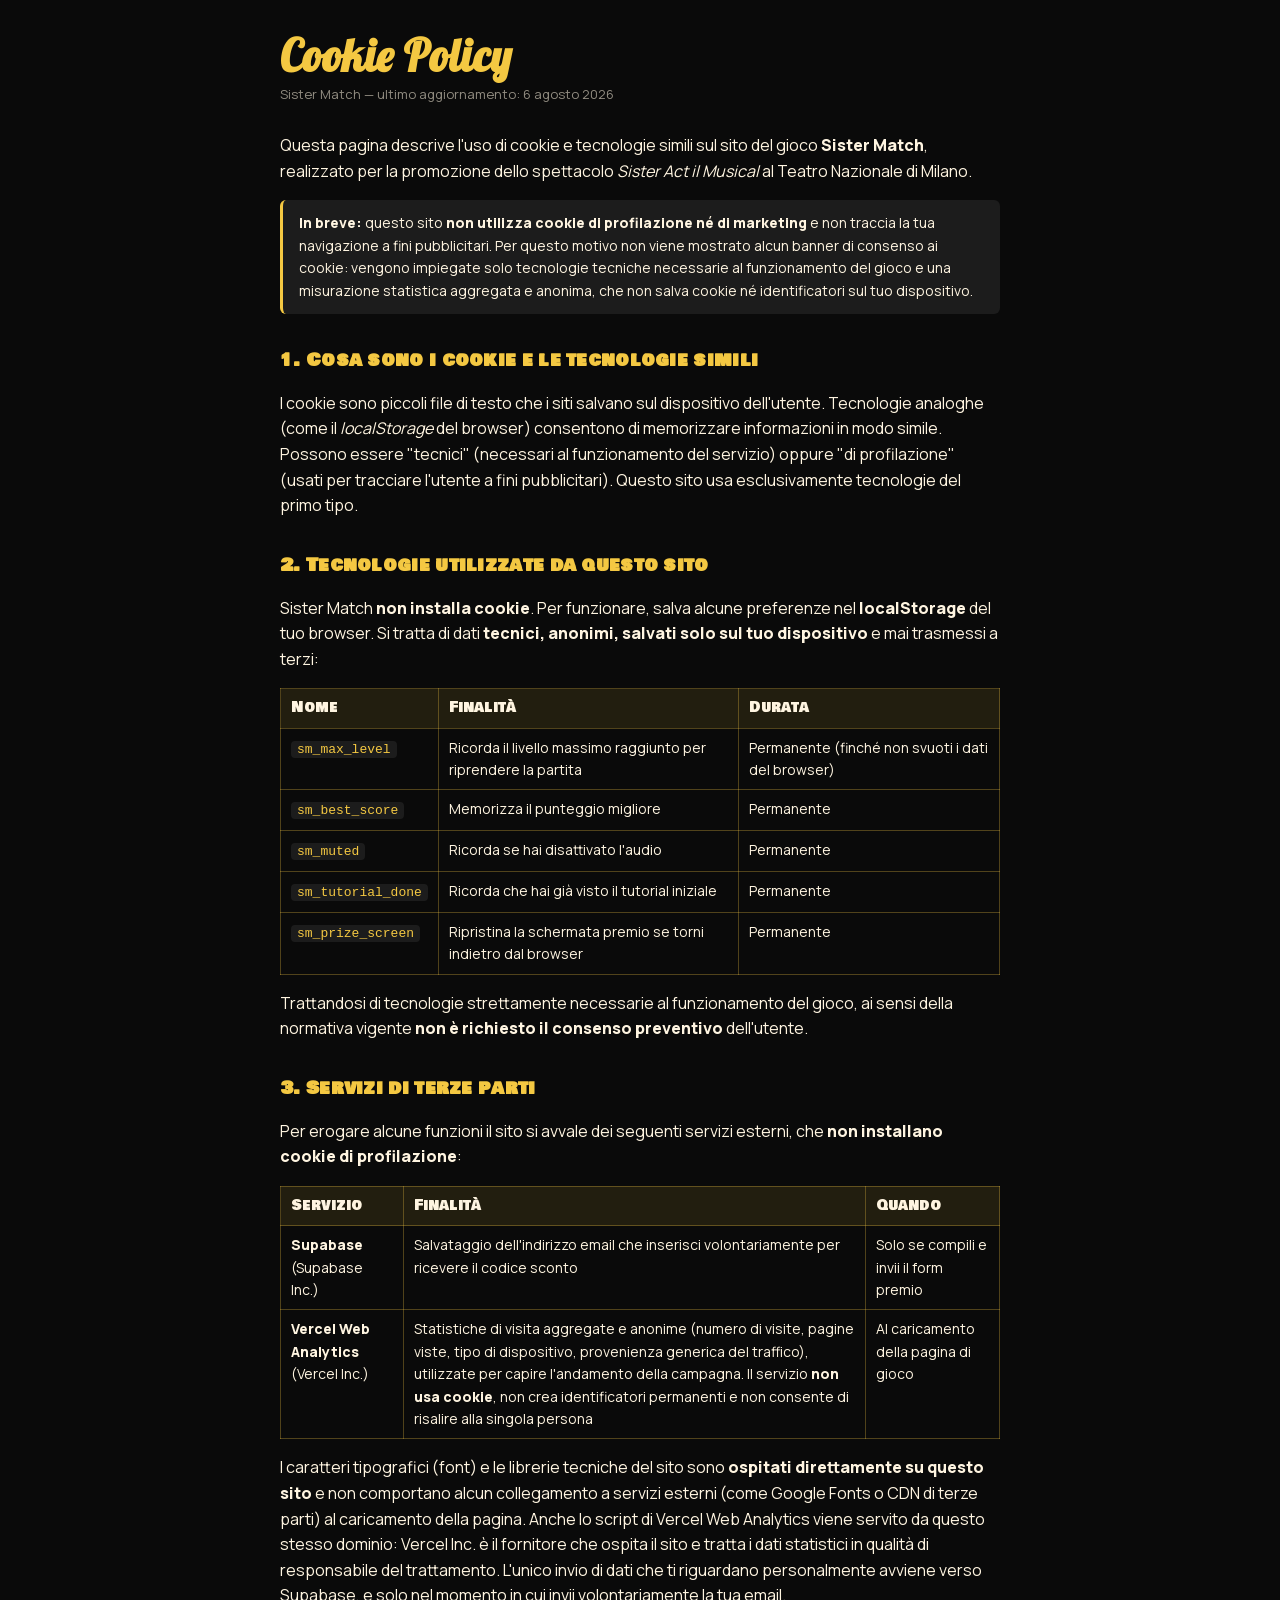
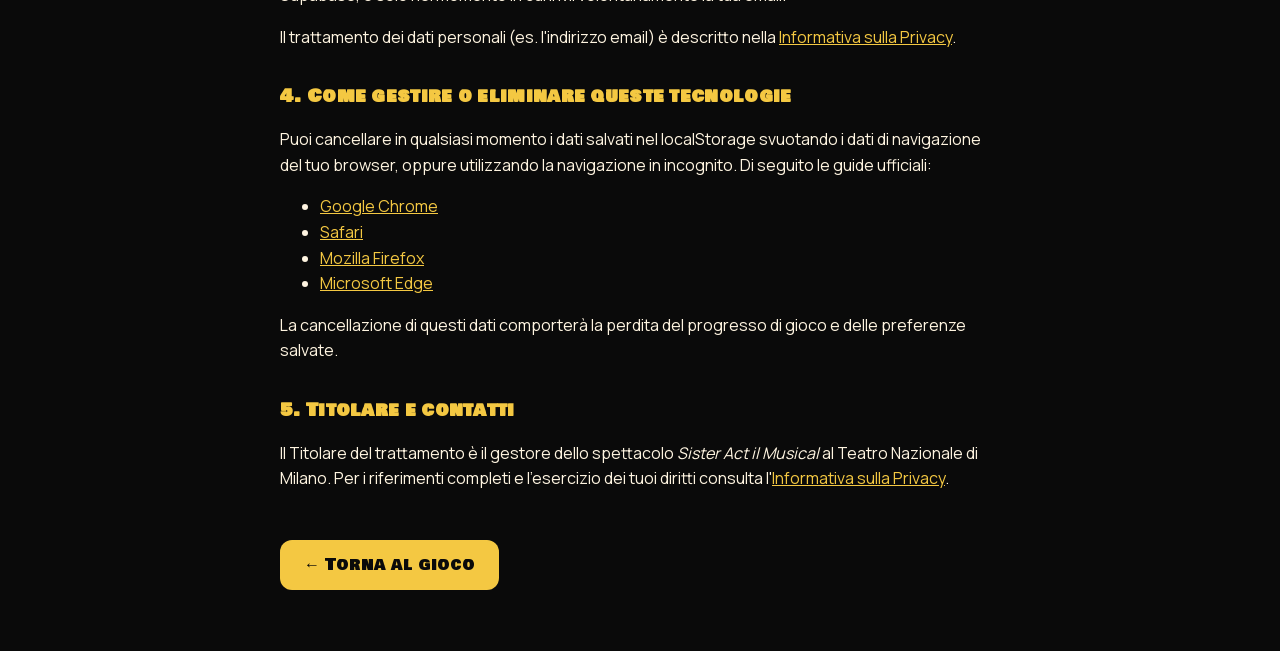
<file: cookie-policy.html>
<!DOCTYPE html>
<html lang="it">
<head>
<meta charset="UTF-8">
<meta name="viewport" content="width=device-width, initial-scale=1.0">
<title>Cookie Policy — Sister Match</title>
<meta name="robots" content="noindex">
<link rel="icon" href="data:image/svg+xml,<svg xmlns='http://www.w3.org/2000/svg' viewBox='0 0 100 100'><text y='.9em' font-size='90'>🎤</text></svg>">
<link href="fonts/fonts.css" rel="stylesheet">
<style>
  :root{
    --red:#d8232a;--gold:#f4c842;--cream:#fff5e1;--ink:#0a0a0a;--ink-soft:#1c1c1c;
    --font-display:'Lobster',cursive;--font-impact:'Bowlby One SC',sans-serif;--font-body:'Manrope',sans-serif;
  }
  *{box-sizing:border-box}
  body{margin:0;background:var(--ink);color:var(--cream);font-family:var(--font-body);line-height:1.6;font-size:16px}
  .wrap{max-width:760px;margin:0 auto;padding:32px 20px 64px}
  h1{font-family:var(--font-display);color:var(--gold);font-size:clamp(32px,8vw,44px);margin:0 0 4px;line-height:1.1}
  .updated{color:rgba(255,245,225,0.55);font-size:13px;margin-bottom:28px}
  h2{font-family:var(--font-impact);color:var(--gold);font-size:18px;margin:32px 0 10px;letter-spacing:0.3px}
  a{color:var(--gold)}
  table{width:100%;border-collapse:collapse;margin:12px 0;font-size:14px}
  th,td{border:1px solid rgba(244,200,66,0.3);padding:8px 10px;text-align:left;vertical-align:top}
  th{background:rgba(244,200,66,0.1);font-family:var(--font-impact);font-weight:400}
  code{background:var(--ink-soft);padding:1px 6px;border-radius:4px;font-size:13px;color:var(--gold)}
  .back{display:inline-block;margin-top:32px;font-family:var(--font-impact);background:var(--gold);color:var(--ink);text-decoration:none;padding:12px 24px;border-radius:12px}
  .note{background:var(--ink-soft);border-left:3px solid var(--gold);padding:12px 16px;border-radius:6px;margin:16px 0;font-size:14px}
</style>
</head>
<body>
<div class="wrap">
  <h1>Cookie Policy</h1>
  <div class="updated">Sister Match — ultimo aggiornamento: 6 agosto 2026</div>

  <p>Questa pagina descrive l'uso di cookie e tecnologie simili sul sito del gioco <strong>Sister Match</strong>, realizzato per la promozione dello spettacolo <em>Sister Act il Musical</em> al Teatro Nazionale di Milano.</p>

  <div class="note">
    <strong>In breve:</strong> questo sito <strong>non utilizza cookie di profilazione né di marketing</strong> e non traccia la tua navigazione a fini pubblicitari. Per questo motivo non viene mostrato alcun banner di consenso ai cookie: vengono impiegate solo tecnologie tecniche necessarie al funzionamento del gioco e una misurazione statistica aggregata e anonima, che non salva cookie né identificatori sul tuo dispositivo.
  </div>

  <h2>1. Cosa sono i cookie e le tecnologie simili</h2>
  <p>I cookie sono piccoli file di testo che i siti salvano sul dispositivo dell'utente. Tecnologie analoghe (come il <em>localStorage</em> del browser) consentono di memorizzare informazioni in modo simile. Possono essere "tecnici" (necessari al funzionamento del servizio) oppure "di profilazione" (usati per tracciare l'utente a fini pubblicitari). Questo sito usa esclusivamente tecnologie del primo tipo.</p>

  <h2>2. Tecnologie utilizzate da questo sito</h2>
  <p>Sister Match <strong>non installa cookie</strong>. Per funzionare, salva alcune preferenze nel <strong>localStorage</strong> del tuo browser. Si tratta di dati <strong>tecnici, anonimi, salvati solo sul tuo dispositivo</strong> e mai trasmessi a terzi:</p>
  <table>
    <thead><tr><th>Nome</th><th>Finalità</th><th>Durata</th></tr></thead>
    <tbody>
      <tr><td><code>sm_max_level</code></td><td>Ricorda il livello massimo raggiunto per riprendere la partita</td><td>Permanente (finché non svuoti i dati del browser)</td></tr>
      <tr><td><code>sm_best_score</code></td><td>Memorizza il punteggio migliore</td><td>Permanente</td></tr>
      <tr><td><code>sm_muted</code></td><td>Ricorda se hai disattivato l'audio</td><td>Permanente</td></tr>
      <tr><td><code>sm_tutorial_done</code></td><td>Ricorda che hai già visto il tutorial iniziale</td><td>Permanente</td></tr>
      <tr><td><code>sm_prize_screen</code></td><td>Ripristina la schermata premio se torni indietro dal browser</td><td>Permanente</td></tr>
    </tbody>
  </table>
  <p>Trattandosi di tecnologie strettamente necessarie al funzionamento del gioco, ai sensi della normativa vigente <strong>non è richiesto il consenso preventivo</strong> dell'utente.</p>

  <h2>3. Servizi di terze parti</h2>
  <p>Per erogare alcune funzioni il sito si avvale dei seguenti servizi esterni, che <strong>non installano cookie di profilazione</strong>:</p>
  <table>
    <thead><tr><th>Servizio</th><th>Finalità</th><th>Quando</th></tr></thead>
    <tbody>
      <tr><td><strong>Supabase</strong> (Supabase Inc.)</td><td>Salvataggio dell'indirizzo email che inserisci volontariamente per ricevere il codice sconto</td><td>Solo se compili e invii il form premio</td></tr>
      <tr><td><strong>Vercel Web Analytics</strong> (Vercel Inc.)</td><td>Statistiche di visita aggregate e anonime (numero di visite, pagine viste, tipo di dispositivo, provenienza generica del traffico), utilizzate per capire l'andamento della campagna. Il servizio <strong>non usa cookie</strong>, non crea identificatori permanenti e non consente di risalire alla singola persona</td><td>Al caricamento della pagina di gioco</td></tr>
    </tbody>
  </table>
  <p>I caratteri tipografici (font) e le librerie tecniche del sito sono <strong>ospitati direttamente su questo sito</strong> e non comportano alcun collegamento a servizi esterni (come Google Fonts o CDN di terze parti) al caricamento della pagina. Anche lo script di Vercel Web Analytics viene servito da questo stesso dominio: Vercel Inc. è il fornitore che ospita il sito e tratta i dati statistici in qualità di responsabile del trattamento. L'unico invio di dati che ti riguardano personalmente avviene verso Supabase, e solo nel momento in cui invii volontariamente la tua email.</p>
  <p>Il trattamento dei dati personali (es. l'indirizzo email) è descritto nella <a href="https://teatronazionale.it/privacy-policy/" target="_blank" rel="noopener">Informativa sulla Privacy</a>.</p>

  <h2>4. Come gestire o eliminare queste tecnologie</h2>
  <p>Puoi cancellare in qualsiasi momento i dati salvati nel localStorage svuotando i dati di navigazione del tuo browser, oppure utilizzando la navigazione in incognito. Di seguito le guide ufficiali:</p>
  <ul>
    <li><a href="https://support.google.com/chrome/answer/2392709" target="_blank" rel="noopener">Google Chrome</a></li>
    <li><a href="https://support.apple.com/it-it/guide/safari/sfri11471/mac" target="_blank" rel="noopener">Safari</a></li>
    <li><a href="https://support.mozilla.org/it/kb/Eliminare%20i%20cookie" target="_blank" rel="noopener">Mozilla Firefox</a></li>
    <li><a href="https://support.microsoft.com/it-it/microsoft-edge" target="_blank" rel="noopener">Microsoft Edge</a></li>
  </ul>
  <p>La cancellazione di questi dati comporterà la perdita del progresso di gioco e delle preferenze salvate.</p>

  <h2>5. Titolare e contatti</h2>
  <p>Il Titolare del trattamento è il gestore dello spettacolo <em>Sister Act il Musical</em> al Teatro Nazionale di Milano. Per i riferimenti completi e l'esercizio dei tuoi diritti consulta l'<a href="https://teatronazionale.it/privacy-policy/" target="_blank" rel="noopener">Informativa sulla Privacy</a>.</p>

  <a class="back" href="index.html">← Torna al gioco</a>
</div>
</body>
</html>
</file>
<file: fonts/fonts.css>
/* latin-ext */
@font-face {
  font-family: 'Bowlby One SC';
  font-style: normal;
  font-weight: 400;
  font-display: swap;
  src: url(bowlbyonesc-bfc02255.woff2) format('woff2');
  unicode-range: U+0100-02BA, U+02BD-02C5, U+02C7-02CC, U+02CE-02D7, U+02DD-02FF, U+0304, U+0308, U+0329, U+1D00-1DBF, U+1E00-1E9F, U+1EF2-1EFF, U+2020, U+20A0-20AB, U+20AD-20C0, U+2113, U+2C60-2C7F, U+A720-A7FF;
}
/* latin */
@font-face {
  font-family: 'Bowlby One SC';
  font-style: normal;
  font-weight: 400;
  font-display: swap;
  src: url(bowlbyonesc-7b45d3c6.woff2) format('woff2');
  unicode-range: U+0000-00FF, U+0131, U+0152-0153, U+02BB-02BC, U+02C6, U+02DA, U+02DC, U+0304, U+0308, U+0329, U+2000-206F, U+20AC, U+2122, U+2191, U+2193, U+2212, U+2215, U+FEFF, U+FFFD;
}
/* cyrillic-ext */
@font-face {
  font-family: 'Lobster';
  font-style: normal;
  font-weight: 400;
  font-display: swap;
  src: url(lobster-cb263a0b.woff2) format('woff2');
  unicode-range: U+0460-052F, U+1C80-1C8A, U+20B4, U+2DE0-2DFF, U+A640-A69F, U+FE2E-FE2F;
}
/* cyrillic */
@font-face {
  font-family: 'Lobster';
  font-style: normal;
  font-weight: 400;
  font-display: swap;
  src: url(lobster-86ad3435.woff2) format('woff2');
  unicode-range: U+0301, U+0400-045F, U+0490-0491, U+04B0-04B1, U+2116;
}
/* vietnamese */
@font-face {
  font-family: 'Lobster';
  font-style: normal;
  font-weight: 400;
  font-display: swap;
  src: url(lobster-c41340f7.woff2) format('woff2');
  unicode-range: U+0102-0103, U+0110-0111, U+0128-0129, U+0168-0169, U+01A0-01A1, U+01AF-01B0, U+0300-0301, U+0303-0304, U+0308-0309, U+0323, U+0329, U+1EA0-1EF9, U+20AB;
}
/* latin-ext */
@font-face {
  font-family: 'Lobster';
  font-style: normal;
  font-weight: 400;
  font-display: swap;
  src: url(lobster-cf55743c.woff2) format('woff2');
  unicode-range: U+0100-02BA, U+02BD-02C5, U+02C7-02CC, U+02CE-02D7, U+02DD-02FF, U+0304, U+0308, U+0329, U+1D00-1DBF, U+1E00-1E9F, U+1EF2-1EFF, U+2020, U+20A0-20AB, U+20AD-20C0, U+2113, U+2C60-2C7F, U+A720-A7FF;
}
/* latin */
@font-face {
  font-family: 'Lobster';
  font-style: normal;
  font-weight: 400;
  font-display: swap;
  src: url(lobster-f64780c7.woff2) format('woff2');
  unicode-range: U+0000-00FF, U+0131, U+0152-0153, U+02BB-02BC, U+02C6, U+02DA, U+02DC, U+0304, U+0308, U+0329, U+2000-206F, U+20AC, U+2122, U+2191, U+2193, U+2212, U+2215, U+FEFF, U+FFFD;
}
/* cyrillic-ext */
@font-face {
  font-family: 'Manrope';
  font-style: normal;
  font-weight: 400;
  font-display: swap;
  src: url(manrope-37facb2a.woff2) format('woff2');
  unicode-range: U+0460-052F, U+1C80-1C8A, U+20B4, U+2DE0-2DFF, U+A640-A69F, U+FE2E-FE2F;
}
/* cyrillic */
@font-face {
  font-family: 'Manrope';
  font-style: normal;
  font-weight: 400;
  font-display: swap;
  src: url(manrope-c9a5f13c.woff2) format('woff2');
  unicode-range: U+0301, U+0400-045F, U+0490-0491, U+04B0-04B1, U+2116;
}
/* greek */
@font-face {
  font-family: 'Manrope';
  font-style: normal;
  font-weight: 400;
  font-display: swap;
  src: url(manrope-f00fa027.woff2) format('woff2');
  unicode-range: U+0370-0377, U+037A-037F, U+0384-038A, U+038C, U+038E-03A1, U+03A3-03FF;
}
/* vietnamese */
@font-face {
  font-family: 'Manrope';
  font-style: normal;
  font-weight: 400;
  font-display: swap;
  src: url(manrope-bd6e7fdc.woff2) format('woff2');
  unicode-range: U+0102-0103, U+0110-0111, U+0128-0129, U+0168-0169, U+01A0-01A1, U+01AF-01B0, U+0300-0301, U+0303-0304, U+0308-0309, U+0323, U+0329, U+1EA0-1EF9, U+20AB;
}
/* latin-ext */
@font-face {
  font-family: 'Manrope';
  font-style: normal;
  font-weight: 400;
  font-display: swap;
  src: url(manrope-76dcfc73.woff2) format('woff2');
  unicode-range: U+0100-02BA, U+02BD-02C5, U+02C7-02CC, U+02CE-02D7, U+02DD-02FF, U+0304, U+0308, U+0329, U+1D00-1DBF, U+1E00-1E9F, U+1EF2-1EFF, U+2020, U+20A0-20AB, U+20AD-20C0, U+2113, U+2C60-2C7F, U+A720-A7FF;
}
/* latin */
@font-face {
  font-family: 'Manrope';
  font-style: normal;
  font-weight: 400;
  font-display: swap;
  src: url(manrope-81401990.woff2) format('woff2');
  unicode-range: U+0000-00FF, U+0131, U+0152-0153, U+02BB-02BC, U+02C6, U+02DA, U+02DC, U+0304, U+0308, U+0329, U+2000-206F, U+20AC, U+2122, U+2191, U+2193, U+2212, U+2215, U+FEFF, U+FFFD;
}
/* cyrillic-ext */
@font-face {
  font-family: 'Manrope';
  font-style: normal;
  font-weight: 600;
  font-display: swap;
  src: url(manrope-37facb2a.woff2) format('woff2');
  unicode-range: U+0460-052F, U+1C80-1C8A, U+20B4, U+2DE0-2DFF, U+A640-A69F, U+FE2E-FE2F;
}
/* cyrillic */
@font-face {
  font-family: 'Manrope';
  font-style: normal;
  font-weight: 600;
  font-display: swap;
  src: url(manrope-c9a5f13c.woff2) format('woff2');
  unicode-range: U+0301, U+0400-045F, U+0490-0491, U+04B0-04B1, U+2116;
}
/* greek */
@font-face {
  font-family: 'Manrope';
  font-style: normal;
  font-weight: 600;
  font-display: swap;
  src: url(manrope-f00fa027.woff2) format('woff2');
  unicode-range: U+0370-0377, U+037A-037F, U+0384-038A, U+038C, U+038E-03A1, U+03A3-03FF;
}
/* vietnamese */
@font-face {
  font-family: 'Manrope';
  font-style: normal;
  font-weight: 600;
  font-display: swap;
  src: url(manrope-bd6e7fdc.woff2) format('woff2');
  unicode-range: U+0102-0103, U+0110-0111, U+0128-0129, U+0168-0169, U+01A0-01A1, U+01AF-01B0, U+0300-0301, U+0303-0304, U+0308-0309, U+0323, U+0329, U+1EA0-1EF9, U+20AB;
}
/* latin-ext */
@font-face {
  font-family: 'Manrope';
  font-style: normal;
  font-weight: 600;
  font-display: swap;
  src: url(manrope-76dcfc73.woff2) format('woff2');
  unicode-range: U+0100-02BA, U+02BD-02C5, U+02C7-02CC, U+02CE-02D7, U+02DD-02FF, U+0304, U+0308, U+0329, U+1D00-1DBF, U+1E00-1E9F, U+1EF2-1EFF, U+2020, U+20A0-20AB, U+20AD-20C0, U+2113, U+2C60-2C7F, U+A720-A7FF;
}
/* latin */
@font-face {
  font-family: 'Manrope';
  font-style: normal;
  font-weight: 600;
  font-display: swap;
  src: url(manrope-81401990.woff2) format('woff2');
  unicode-range: U+0000-00FF, U+0131, U+0152-0153, U+02BB-02BC, U+02C6, U+02DA, U+02DC, U+0304, U+0308, U+0329, U+2000-206F, U+20AC, U+2122, U+2191, U+2193, U+2212, U+2215, U+FEFF, U+FFFD;
}
/* cyrillic-ext */
@font-face {
  font-family: 'Manrope';
  font-style: normal;
  font-weight: 800;
  font-display: swap;
  src: url(manrope-37facb2a.woff2) format('woff2');
  unicode-range: U+0460-052F, U+1C80-1C8A, U+20B4, U+2DE0-2DFF, U+A640-A69F, U+FE2E-FE2F;
}
/* cyrillic */
@font-face {
  font-family: 'Manrope';
  font-style: normal;
  font-weight: 800;
  font-display: swap;
  src: url(manrope-c9a5f13c.woff2) format('woff2');
  unicode-range: U+0301, U+0400-045F, U+0490-0491, U+04B0-04B1, U+2116;
}
/* greek */
@font-face {
  font-family: 'Manrope';
  font-style: normal;
  font-weight: 800;
  font-display: swap;
  src: url(manrope-f00fa027.woff2) format('woff2');
  unicode-range: U+0370-0377, U+037A-037F, U+0384-038A, U+038C, U+038E-03A1, U+03A3-03FF;
}
/* vietnamese */
@font-face {
  font-family: 'Manrope';
  font-style: normal;
  font-weight: 800;
  font-display: swap;
  src: url(manrope-bd6e7fdc.woff2) format('woff2');
  unicode-range: U+0102-0103, U+0110-0111, U+0128-0129, U+0168-0169, U+01A0-01A1, U+01AF-01B0, U+0300-0301, U+0303-0304, U+0308-0309, U+0323, U+0329, U+1EA0-1EF9, U+20AB;
}
/* latin-ext */
@font-face {
  font-family: 'Manrope';
  font-style: normal;
  font-weight: 800;
  font-display: swap;
  src: url(manrope-76dcfc73.woff2) format('woff2');
  unicode-range: U+0100-02BA, U+02BD-02C5, U+02C7-02CC, U+02CE-02D7, U+02DD-02FF, U+0304, U+0308, U+0329, U+1D00-1DBF, U+1E00-1E9F, U+1EF2-1EFF, U+2020, U+20A0-20AB, U+20AD-20C0, U+2113, U+2C60-2C7F, U+A720-A7FF;
}
/* latin */
@font-face {
  font-family: 'Manrope';
  font-style: normal;
  font-weight: 800;
  font-display: swap;
  src: url(manrope-81401990.woff2) format('woff2');
  unicode-range: U+0000-00FF, U+0131, U+0152-0153, U+02BB-02BC, U+02C6, U+02DA, U+02DC, U+0304, U+0308, U+0329, U+2000-206F, U+20AC, U+2122, U+2191, U+2193, U+2212, U+2215, U+FEFF, U+FFFD;
}
</file>
